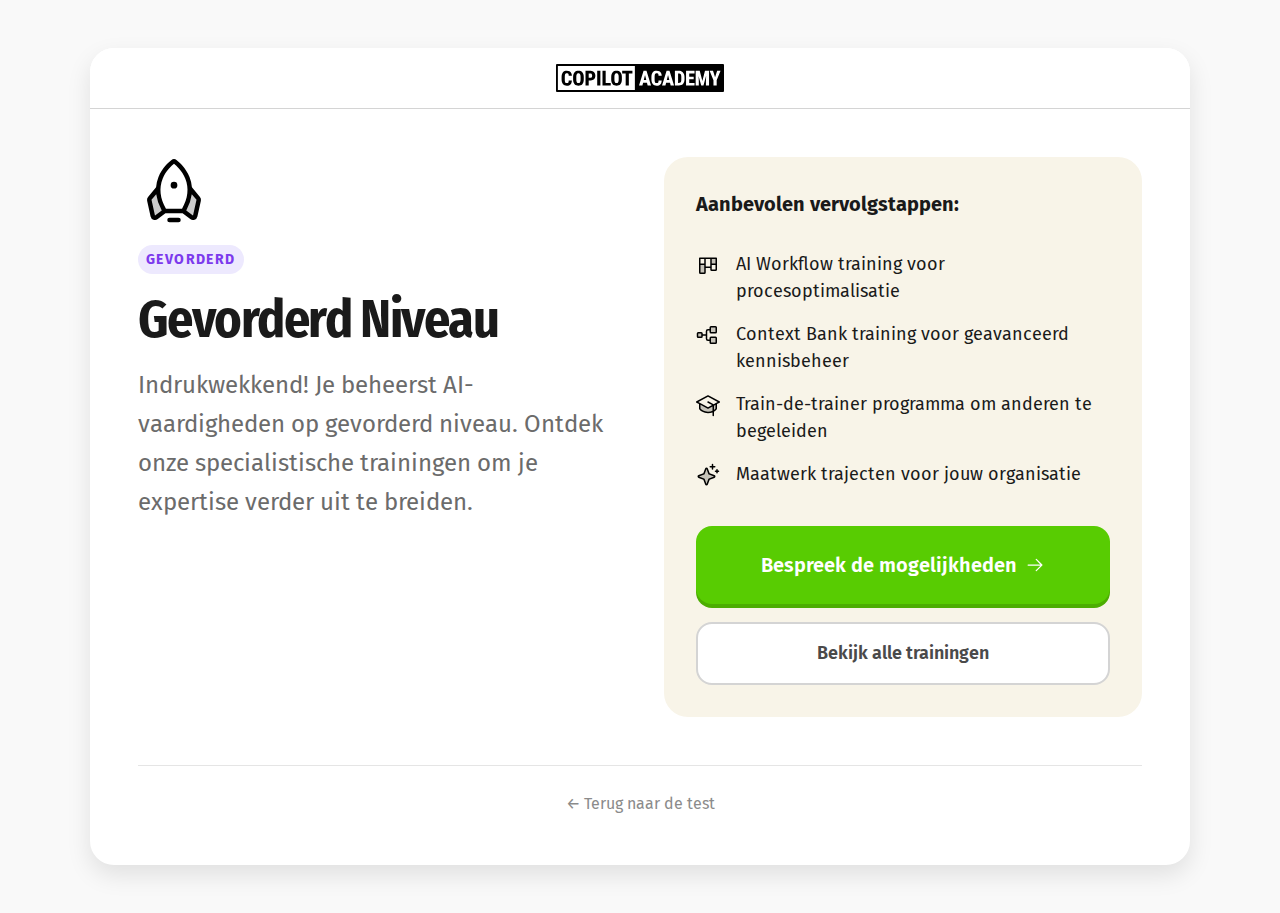
<file: gevorderd.html>
<!DOCTYPE html>
<html lang="nl">
<head>
    <meta charset="UTF-8">
    <meta name="viewport" content="width=device-width, initial-scale=1.0">
    <title>Gevorderd Niveau | Copilot Academy</title>
    <link rel="preconnect" href="https://fonts.googleapis.com">
    <link rel="preconnect" href="https://fonts.gstatic.com" crossorigin>
    <link href="https://fonts.googleapis.com/css2?family=Fira+Sans+Condensed:wght@600;700&family=Fira+Sans:wght@400;500;600;700&display=swap" rel="stylesheet">
    <link rel="stylesheet" href="css/style.css?v=6">
</head>
<body>
    <div class="app">
        <header class="header">
            <img src="assets/copilot-academy-logo.svg" alt="Copilot Academy" class="logo">
        </header>

        <main class="landing">
            <div class="landing-hero">
                <div class="landing-hero-icon">
                    <img src="assets/icons/rocket-duotone.svg" alt="">
                </div>
                <span class="landing-badge landing-badge--purple">Gevorderd</span>
                <h1 class="landing-title">Gevorderd Niveau</h1>
                <p class="landing-description">
                    Indrukwekkend! Je beheerst AI-vaardigheden op gevorderd niveau.
                    Ontdek onze specialistische trainingen om je expertise verder uit te breiden.
                </p>
            </div>

            <div class="landing-card">
                <h3>Aanbevolen vervolgstappen:</h3>
                <ul>
                    <li>
                        <img src="assets/icons/kanban-duotone.svg" class="bullet-icon" alt="">
                        <span>AI Workflow training voor procesoptimalisatie</span>
                    </li>
                    <li>
                        <img src="assets/icons/tree-structure-duotone.svg" class="bullet-icon" alt="">
                        <span>Context Bank training voor geavanceerd kennisbeheer</span>
                    </li>
                    <li>
                        <img src="assets/icons/graduation-cap-duotone.svg" class="bullet-icon" alt="">
                        <span>Train-de-trainer programma om anderen te begeleiden</span>
                    </li>
                    <li>
                        <img src="assets/icons/sparkle-duotone.svg" class="bullet-icon" alt="">
                        <span>Maatwerk trajecten voor jouw organisatie</span>
                    </li>
                </ul>
                <div class="landing-buttons">
                    <a href="https://copilot-academy.nl/contact" class="btn btn--success btn--large" target="_blank">
                        Bespreek de mogelijkheden
                        <svg class="btn-icon" viewBox="0 0 256 256" fill="currentColor">
                            <path d="M221.66 133.66l-72 72a8 8 0 0 1-11.32-11.32L196.69 136H40a8 8 0 0 1 0-16h156.69l-58.35-58.34a8 8 0 0 1 11.32-11.32l72 72a8 8 0 0 1 0 11.32z"/>
                        </svg>
                    </a>
                    <a href="https://copilot-academy.nl/training/" class="btn btn--secondary" target="_blank">
                        Bekijk alle trainingen
                    </a>
                </div>
            </div>

            <div class="landing-back">
                <a href="index.html">&larr; Terug naar de test</a>
            </div>
        </main>
    </div>
</body>
</html>
</file>
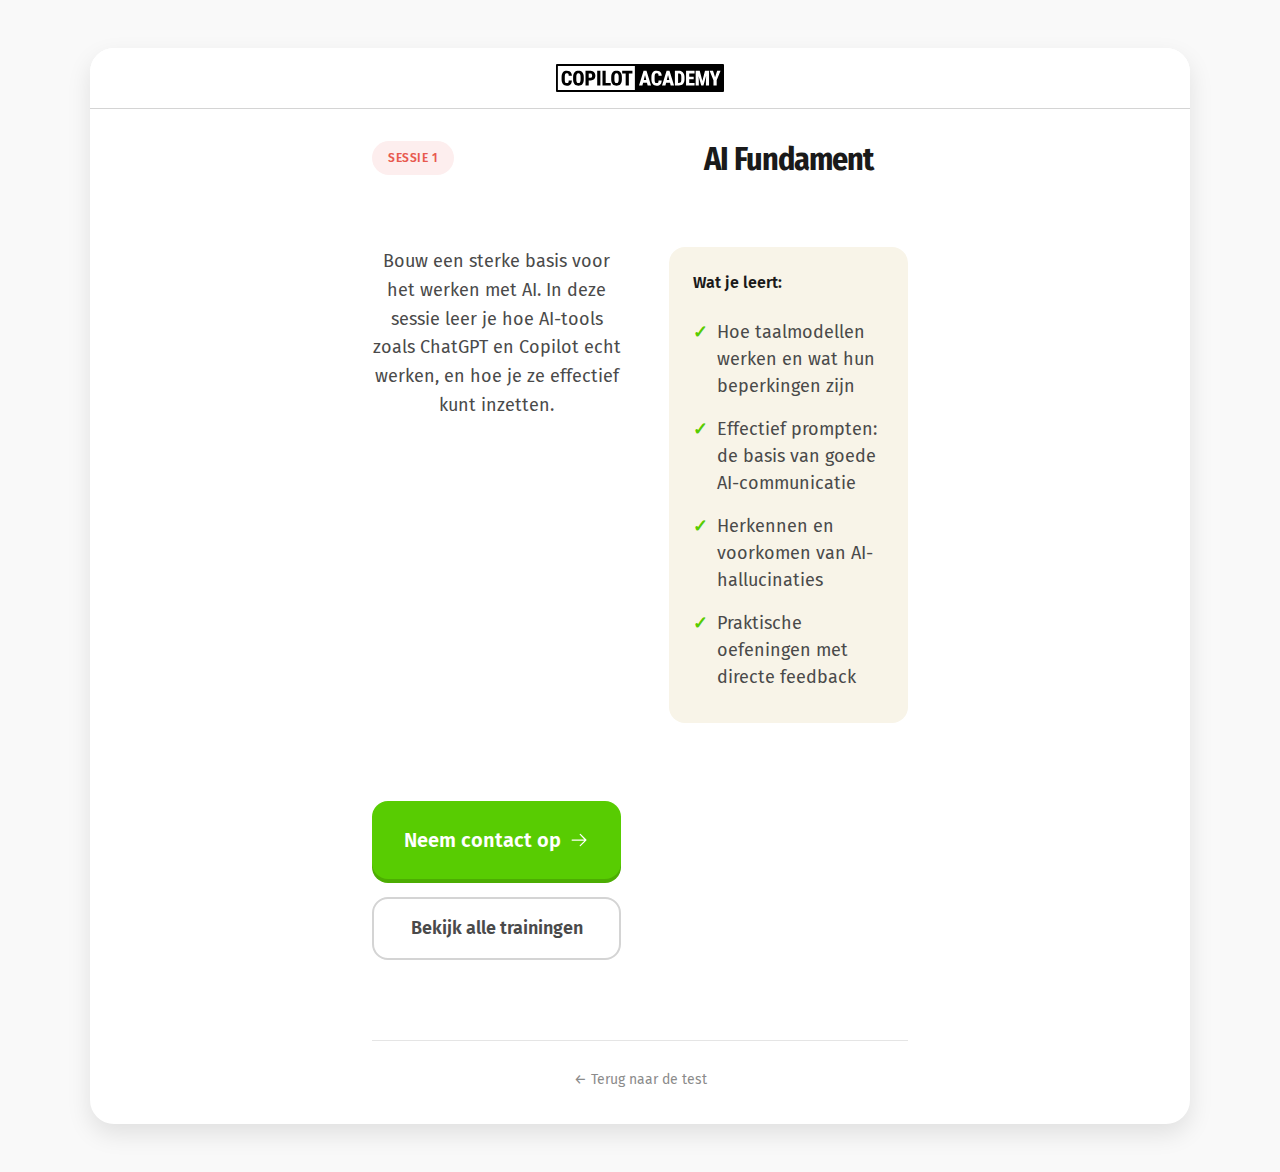
<file: sessie1.html>
<!DOCTYPE html>
<html lang="nl">
<head>
    <meta charset="UTF-8">
    <meta name="viewport" content="width=device-width, initial-scale=1.0">
    <title>AI Fundament Training | Copilot Academy</title>
    <link rel="preconnect" href="https://fonts.googleapis.com">
    <link rel="preconnect" href="https://fonts.gstatic.com" crossorigin>
    <link href="https://fonts.googleapis.com/css2?family=Fira+Sans+Condensed:wght@600;700&family=Fira+Sans:wght@400;500;600;700&display=swap" rel="stylesheet">
    <link rel="stylesheet" href="css/style.css">
    <style>
        .landing {
            max-width: 600px;
            margin: 0 auto;
            padding: var(--space-xl);
            text-align: center;
        }
        .landing-badge {
            display: inline-block;
            background-color: #FDEEEE;
            color: #E85A4F;
            font-size: 0.75rem;
            font-weight: 600;
            text-transform: uppercase;
            letter-spacing: 0.05em;
            padding: var(--space-sm) var(--space-md);
            border-radius: var(--radius-full);
            margin-bottom: var(--space-lg);
        }
        .landing-title {
            font-family: var(--font-condensed);
            font-size: 2rem;
            font-weight: 700;
            margin-bottom: var(--space-md);
        }
        .landing-description {
            font-size: 1.125rem;
            color: var(--color-gray-700);
            margin-bottom: var(--space-xl);
            line-height: 1.6;
        }
        .landing-list {
            text-align: left;
            background-color: var(--color-cream);
            padding: var(--space-lg);
            border-radius: var(--radius-lg);
            margin-bottom: var(--space-xl);
        }
        .landing-list h3 {
            font-size: 1rem;
            font-weight: 600;
            margin-bottom: var(--space-md);
        }
        .landing-list ul {
            list-style: none;
            padding: 0;
            margin: 0;
        }
        .landing-list li {
            padding: var(--space-sm) 0;
            padding-left: var(--space-lg);
            position: relative;
            color: var(--color-gray-700);
        }
        .landing-list li::before {
            content: "✓";
            position: absolute;
            left: 0;
            color: var(--color-success);
            font-weight: 700;
        }
        .landing-buttons {
            display: flex;
            flex-direction: column;
            gap: var(--space-md);
        }
        .landing-back {
            margin-top: var(--space-xl);
        }
        .landing-back a {
            color: var(--color-gray-500);
            text-decoration: none;
            font-size: 0.875rem;
        }
        .landing-back a:hover {
            color: var(--color-black);
        }
    </style>
</head>
<body>
    <div class="app">
        <header class="header">
            <img src="assets/copilot-academy-logo.svg" alt="Copilot Academy" class="logo">
        </header>

        <main class="landing">
            <span class="landing-badge">Sessie 1</span>
            <h1 class="landing-title">AI Fundament</h1>
            <p class="landing-description">
                Bouw een sterke basis voor het werken met AI. In deze sessie leer je hoe AI-tools
                zoals ChatGPT en Copilot echt werken, en hoe je ze effectief kunt inzetten.
            </p>

            <div class="landing-list">
                <h3>Wat je leert:</h3>
                <ul>
                    <li>Hoe taalmodellen werken en wat hun beperkingen zijn</li>
                    <li>Effectief prompten: de basis van goede AI-communicatie</li>
                    <li>Herkennen en voorkomen van AI-hallucinaties</li>
                    <li>Praktische oefeningen met directe feedback</li>
                </ul>
            </div>

            <div class="landing-buttons">
                <a href="https://copilot-academy.nl/contact" class="btn btn--success btn--large" target="_blank">
                    Neem contact op
                    <svg class="btn-icon" viewBox="0 0 256 256" fill="currentColor">
                        <path d="M221.66 133.66l-72 72a8 8 0 0 1-11.32-11.32L196.69 136H40a8 8 0 0 1 0-16h156.69l-58.35-58.34a8 8 0 0 1 11.32-11.32l72 72a8 8 0 0 1 0 11.32z"/>
                    </svg>
                </a>
                <a href="https://copilot-academy.nl" class="btn btn--secondary" target="_blank">
                    Bekijk alle trainingen
                </a>
            </div>

            <div class="landing-back">
                <a href="index.html">← Terug naar de test</a>
            </div>
        </main>
    </div>
</body>
</html>
</file>
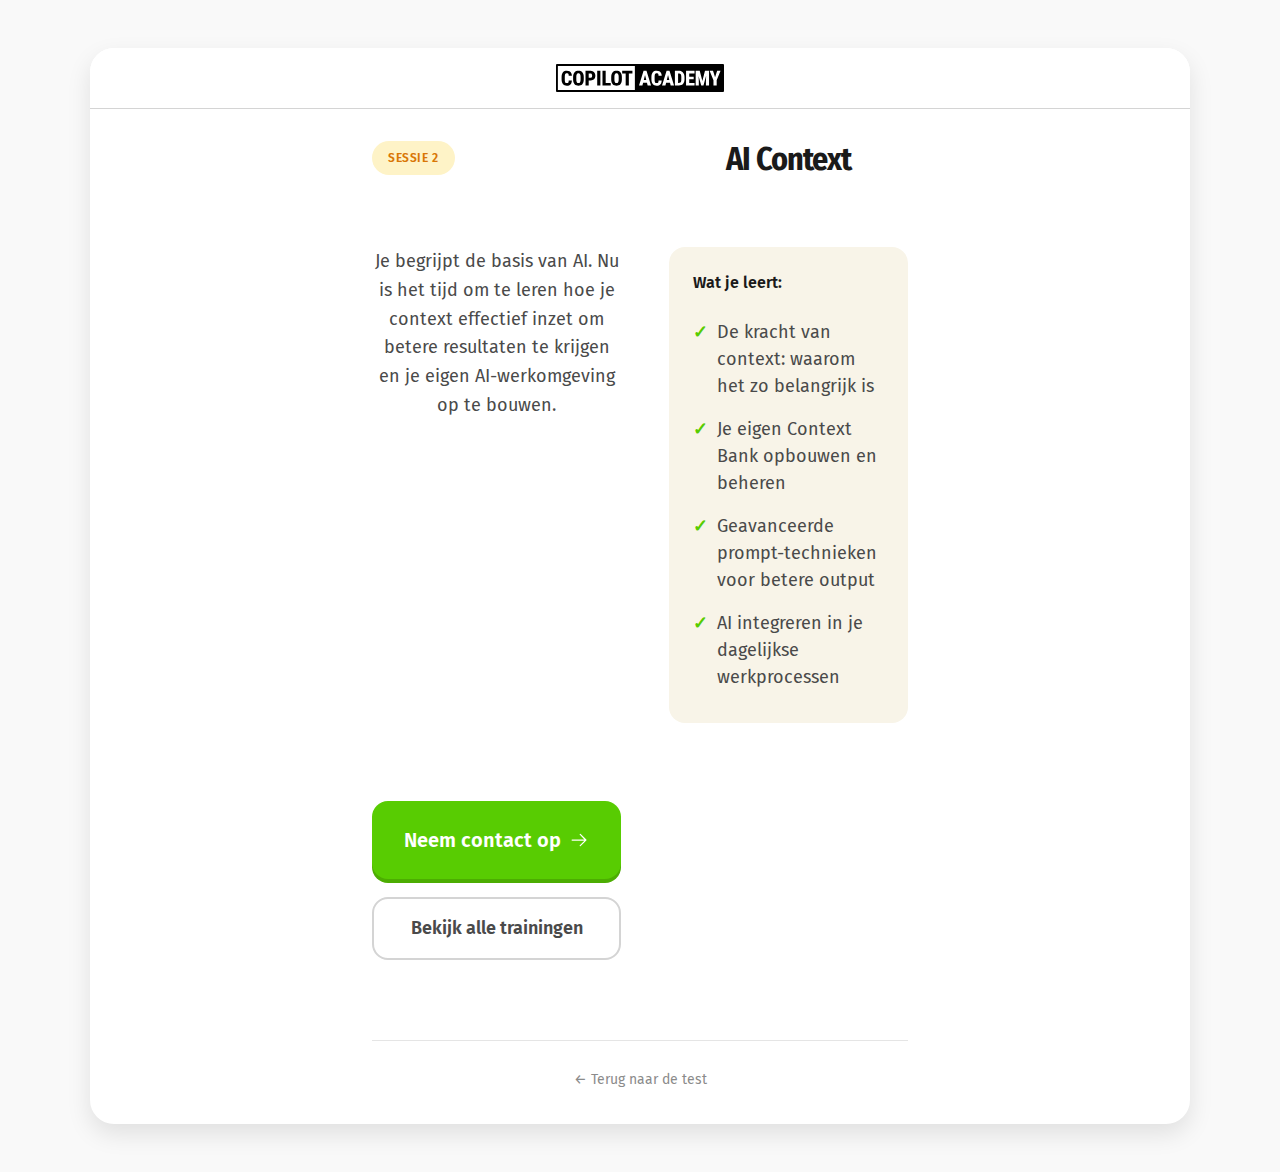
<file: sessie2.html>
<!DOCTYPE html>
<html lang="nl">
<head>
    <meta charset="UTF-8">
    <meta name="viewport" content="width=device-width, initial-scale=1.0">
    <title>AI Context Training | Copilot Academy</title>
    <link rel="preconnect" href="https://fonts.googleapis.com">
    <link rel="preconnect" href="https://fonts.gstatic.com" crossorigin>
    <link href="https://fonts.googleapis.com/css2?family=Fira+Sans+Condensed:wght@600;700&family=Fira+Sans:wght@400;500;600;700&display=swap" rel="stylesheet">
    <link rel="stylesheet" href="css/style.css">
    <style>
        .landing {
            max-width: 600px;
            margin: 0 auto;
            padding: var(--space-xl);
            text-align: center;
        }
        .landing-badge {
            display: inline-block;
            background-color: #FEF3C7;
            color: #D97706;
            font-size: 0.75rem;
            font-weight: 600;
            text-transform: uppercase;
            letter-spacing: 0.05em;
            padding: var(--space-sm) var(--space-md);
            border-radius: var(--radius-full);
            margin-bottom: var(--space-lg);
        }
        .landing-title {
            font-family: var(--font-condensed);
            font-size: 2rem;
            font-weight: 700;
            margin-bottom: var(--space-md);
        }
        .landing-description {
            font-size: 1.125rem;
            color: var(--color-gray-700);
            margin-bottom: var(--space-xl);
            line-height: 1.6;
        }
        .landing-list {
            text-align: left;
            background-color: var(--color-cream);
            padding: var(--space-lg);
            border-radius: var(--radius-lg);
            margin-bottom: var(--space-xl);
        }
        .landing-list h3 {
            font-size: 1rem;
            font-weight: 600;
            margin-bottom: var(--space-md);
        }
        .landing-list ul {
            list-style: none;
            padding: 0;
            margin: 0;
        }
        .landing-list li {
            padding: var(--space-sm) 0;
            padding-left: var(--space-lg);
            position: relative;
            color: var(--color-gray-700);
        }
        .landing-list li::before {
            content: "✓";
            position: absolute;
            left: 0;
            color: var(--color-success);
            font-weight: 700;
        }
        .landing-buttons {
            display: flex;
            flex-direction: column;
            gap: var(--space-md);
        }
        .landing-back {
            margin-top: var(--space-xl);
        }
        .landing-back a {
            color: var(--color-gray-500);
            text-decoration: none;
            font-size: 0.875rem;
        }
        .landing-back a:hover {
            color: var(--color-black);
        }
    </style>
</head>
<body>
    <div class="app">
        <header class="header">
            <img src="assets/copilot-academy-logo.svg" alt="Copilot Academy" class="logo">
        </header>

        <main class="landing">
            <span class="landing-badge">Sessie 2</span>
            <h1 class="landing-title">AI Context</h1>
            <p class="landing-description">
                Je begrijpt de basis van AI. Nu is het tijd om te leren hoe je context effectief
                inzet om betere resultaten te krijgen en je eigen AI-werkomgeving op te bouwen.
            </p>

            <div class="landing-list">
                <h3>Wat je leert:</h3>
                <ul>
                    <li>De kracht van context: waarom het zo belangrijk is</li>
                    <li>Je eigen Context Bank opbouwen en beheren</li>
                    <li>Geavanceerde prompt-technieken voor betere output</li>
                    <li>AI integreren in je dagelijkse werkprocessen</li>
                </ul>
            </div>

            <div class="landing-buttons">
                <a href="https://copilot-academy.nl/contact" class="btn btn--success btn--large" target="_blank">
                    Neem contact op
                    <svg class="btn-icon" viewBox="0 0 256 256" fill="currentColor">
                        <path d="M221.66 133.66l-72 72a8 8 0 0 1-11.32-11.32L196.69 136H40a8 8 0 0 1 0-16h156.69l-58.35-58.34a8 8 0 0 1 11.32-11.32l72 72a8 8 0 0 1 0 11.32z"/>
                    </svg>
                </a>
                <a href="https://copilot-academy.nl" class="btn btn--secondary" target="_blank">
                    Bekijk alle trainingen
                </a>
            </div>

            <div class="landing-back">
                <a href="index.html">← Terug naar de test</a>
            </div>
        </main>
    </div>
</body>
</html>
</file>
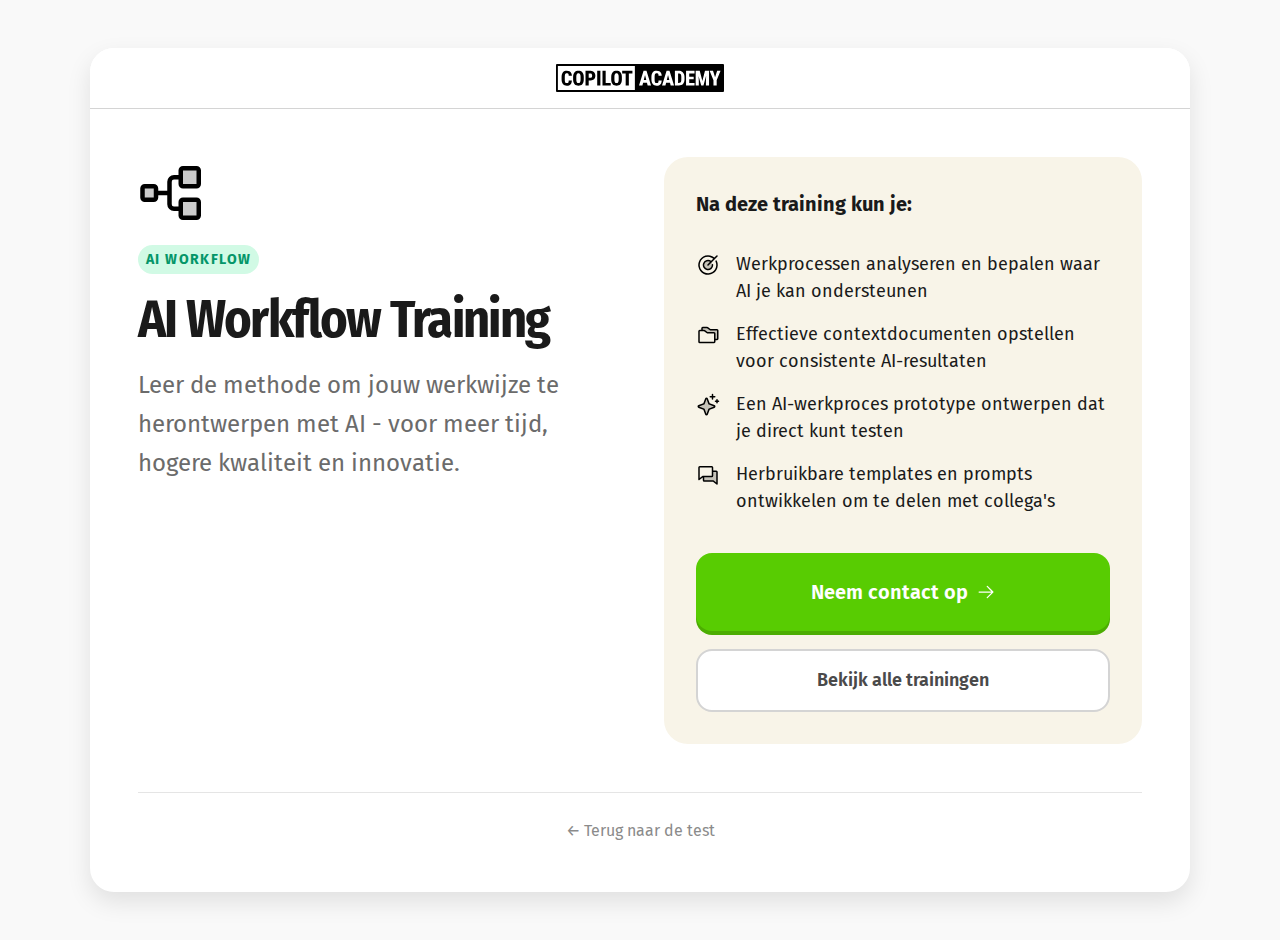
<file: workflow.html>
<!DOCTYPE html>
<html lang="nl">
<head>
    <meta charset="UTF-8">
    <meta name="viewport" content="width=device-width, initial-scale=1.0">
    <title>AI Workflow Training | Copilot Academy</title>
    <link rel="preconnect" href="https://fonts.googleapis.com">
    <link rel="preconnect" href="https://fonts.gstatic.com" crossorigin>
    <link href="https://fonts.googleapis.com/css2?family=Fira+Sans+Condensed:wght@600;700&family=Fira+Sans:wght@400;500;600;700&display=swap" rel="stylesheet">
    <link rel="stylesheet" href="css/style.css?v=10">
</head>
<body>
    <div class="app">
        <header class="header">
            <img src="assets/copilot-academy-logo.svg" alt="Copilot Academy" class="logo">
        </header>

        <main class="landing">
            <div class="landing-hero">
                <div class="landing-hero-icon">
                    <img src="assets/icons/tree-structure-duotone.svg" alt="">
                </div>
                <span class="landing-badge landing-badge--green">AI Workflow</span>
                <h1 class="landing-title">AI Workflow Training</h1>
                <p class="landing-description">
                    Leer de methode om jouw werkwijze te herontwerpen met AI - voor meer tijd, hogere kwaliteit en innovatie.
                </p>
            </div>

            <div class="landing-card">
                <h3>Na deze training kun je:</h3>
                <ul>
                    <li>
                        <img src="assets/icons/target-duotone.svg" class="bullet-icon" alt="">
                        <span>Werkprocessen analyseren en bepalen waar AI je kan ondersteunen</span>
                    </li>
                    <li>
                        <img src="assets/icons/folders-duotone.svg" class="bullet-icon" alt="">
                        <span>Effectieve contextdocumenten opstellen voor consistente AI-resultaten</span>
                    </li>
                    <li>
                        <img src="assets/icons/sparkle-duotone.svg" class="bullet-icon" alt="">
                        <span>Een AI-werkproces prototype ontwerpen dat je direct kunt testen</span>
                    </li>
                    <li>
                        <img src="assets/icons/chats-duotone.svg" class="bullet-icon" alt="">
                        <span>Herbruikbare templates en prompts ontwikkelen om te delen met collega's</span>
                    </li>
                </ul>
                <div class="landing-buttons">
                    <a href="https://copilot-academy.nl/contact" class="btn btn--success btn--large" target="_blank">
                        Neem contact op
                        <svg class="btn-icon" viewBox="0 0 256 256" fill="currentColor">
                            <path d="M221.66 133.66l-72 72a8 8 0 0 1-11.32-11.32L196.69 136H40a8 8 0 0 1 0-16h156.69l-58.35-58.34a8 8 0 0 1 11.32-11.32l72 72a8 8 0 0 1 0 11.32z"/>
                        </svg>
                    </a>
                    <a href="https://copilot-academy.nl/training/" class="btn btn--secondary" target="_blank">
                        Bekijk alle trainingen
                    </a>
                </div>
            </div>

            <div class="landing-back">
                <a href="index.html">&larr; Terug naar de test</a>
            </div>
        </main>
    </div>
</body>
</html>
</file>
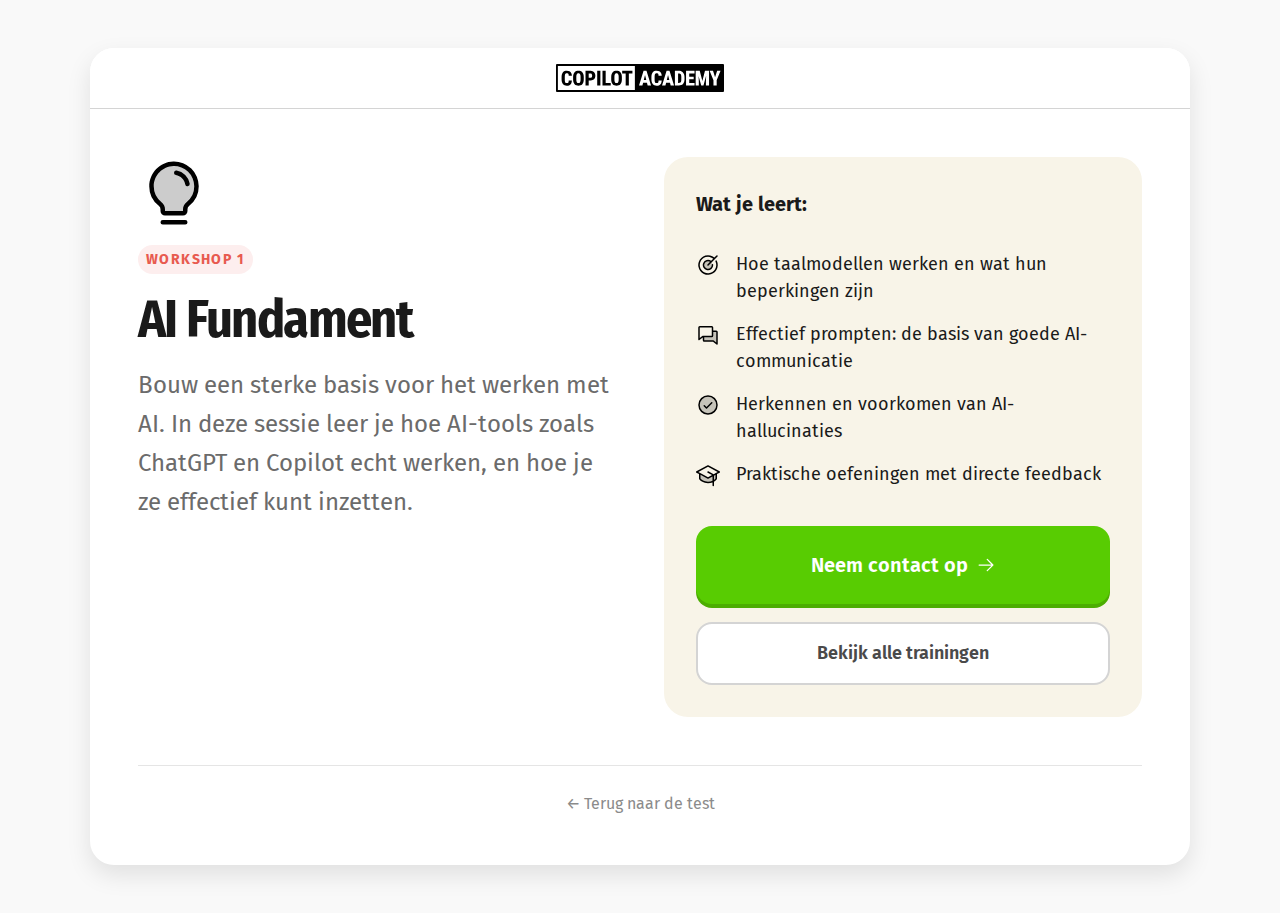
<file: workshop1.html>
<!DOCTYPE html>
<html lang="nl">
<head>
    <meta charset="UTF-8">
    <meta name="viewport" content="width=device-width, initial-scale=1.0">
    <title>AI Fundament Training | Copilot Academy</title>
    <link rel="preconnect" href="https://fonts.googleapis.com">
    <link rel="preconnect" href="https://fonts.gstatic.com" crossorigin>
    <link href="https://fonts.googleapis.com/css2?family=Fira+Sans+Condensed:wght@600;700&family=Fira+Sans:wght@400;500;600;700&display=swap" rel="stylesheet">
    <link rel="stylesheet" href="css/style.css?v=6">
</head>
<body>
    <div class="app">
        <header class="header">
            <img src="assets/copilot-academy-logo.svg" alt="Copilot Academy" class="logo">
        </header>

        <main class="landing">
            <div class="landing-hero">
                <div class="landing-hero-icon">
                    <img src="assets/icons/lightbulb-duotone.svg" alt="">
                </div>
                <span class="landing-badge">Workshop 1</span>
                <h1 class="landing-title">AI Fundament</h1>
                <p class="landing-description">
                    Bouw een sterke basis voor het werken met AI. In deze sessie leer je hoe AI-tools
                    zoals ChatGPT en Copilot echt werken, en hoe je ze effectief kunt inzetten.
                </p>
            </div>

            <div class="landing-card">
                <h3>Wat je leert:</h3>
                <ul>
                    <li>
                        <img src="assets/icons/target-duotone.svg" class="bullet-icon" alt="">
                        <span>Hoe taalmodellen werken en wat hun beperkingen zijn</span>
                    </li>
                    <li>
                        <img src="assets/icons/chats-duotone.svg" class="bullet-icon" alt="">
                        <span>Effectief prompten: de basis van goede AI-communicatie</span>
                    </li>
                    <li>
                        <img src="assets/icons/check-circle-duotone.svg" class="bullet-icon" alt="">
                        <span>Herkennen en voorkomen van AI-hallucinaties</span>
                    </li>
                    <li>
                        <img src="assets/icons/graduation-cap-duotone.svg" class="bullet-icon" alt="">
                        <span>Praktische oefeningen met directe feedback</span>
                    </li>
                </ul>
                <div class="landing-buttons">
                    <a href="https://copilot-academy.nl/contact" class="btn btn--success btn--large" target="_blank">
                        Neem contact op
                        <svg class="btn-icon" viewBox="0 0 256 256" fill="currentColor">
                            <path d="M221.66 133.66l-72 72a8 8 0 0 1-11.32-11.32L196.69 136H40a8 8 0 0 1 0-16h156.69l-58.35-58.34a8 8 0 0 1 11.32-11.32l72 72a8 8 0 0 1 0 11.32z"/>
                        </svg>
                    </a>
                    <a href="https://copilot-academy.nl/training/" class="btn btn--secondary" target="_blank">
                        Bekijk alle trainingen
                    </a>
                </div>
            </div>

            <div class="landing-back">
                <a href="index.html">&larr; Terug naar de test</a>
            </div>
        </main>
    </div>
</body>
</html>
</file>
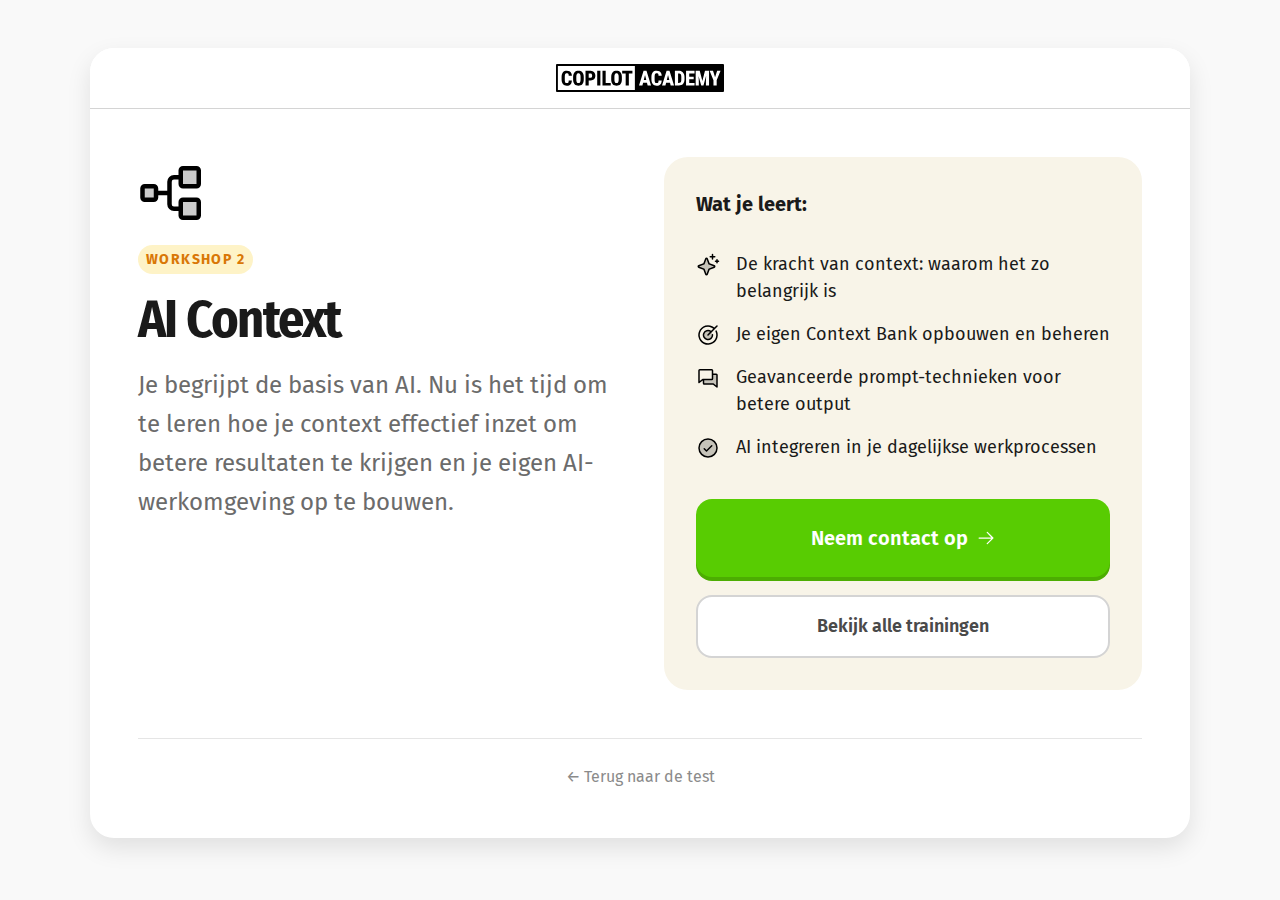
<file: workshop2.html>
<!DOCTYPE html>
<html lang="nl">
<head>
    <meta charset="UTF-8">
    <meta name="viewport" content="width=device-width, initial-scale=1.0">
    <title>AI Context Training | Copilot Academy</title>
    <link rel="preconnect" href="https://fonts.googleapis.com">
    <link rel="preconnect" href="https://fonts.gstatic.com" crossorigin>
    <link href="https://fonts.googleapis.com/css2?family=Fira+Sans+Condensed:wght@600;700&family=Fira+Sans:wght@400;500;600;700&display=swap" rel="stylesheet">
    <link rel="stylesheet" href="css/style.css?v=6">
</head>
<body>
    <div class="app">
        <header class="header">
            <img src="assets/copilot-academy-logo.svg" alt="Copilot Academy" class="logo">
        </header>

        <main class="landing">
            <div class="landing-hero">
                <div class="landing-hero-icon">
                    <img src="assets/icons/tree-structure-duotone.svg" alt="">
                </div>
                <span class="landing-badge landing-badge--orange">Workshop 2</span>
                <h1 class="landing-title">AI Context</h1>
                <p class="landing-description">
                    Je begrijpt de basis van AI. Nu is het tijd om te leren hoe je context effectief
                    inzet om betere resultaten te krijgen en je eigen AI-werkomgeving op te bouwen.
                </p>
            </div>

            <div class="landing-card">
                <h3>Wat je leert:</h3>
                <ul>
                    <li>
                        <img src="assets/icons/sparkle-duotone.svg" class="bullet-icon" alt="">
                        <span>De kracht van context: waarom het zo belangrijk is</span>
                    </li>
                    <li>
                        <img src="assets/icons/target-duotone.svg" class="bullet-icon" alt="">
                        <span>Je eigen Context Bank opbouwen en beheren</span>
                    </li>
                    <li>
                        <img src="assets/icons/chats-duotone.svg" class="bullet-icon" alt="">
                        <span>Geavanceerde prompt-technieken voor betere output</span>
                    </li>
                    <li>
                        <img src="assets/icons/check-circle-duotone.svg" class="bullet-icon" alt="">
                        <span>AI integreren in je dagelijkse werkprocessen</span>
                    </li>
                </ul>
                <div class="landing-buttons">
                    <a href="https://copilot-academy.nl/contact" class="btn btn--success btn--large" target="_blank">
                        Neem contact op
                        <svg class="btn-icon" viewBox="0 0 256 256" fill="currentColor">
                            <path d="M221.66 133.66l-72 72a8 8 0 0 1-11.32-11.32L196.69 136H40a8 8 0 0 1 0-16h156.69l-58.35-58.34a8 8 0 0 1 11.32-11.32l72 72a8 8 0 0 1 0 11.32z"/>
                        </svg>
                    </a>
                    <a href="https://copilot-academy.nl/training/" class="btn btn--secondary" target="_blank">
                        Bekijk alle trainingen
                    </a>
                </div>
            </div>

            <div class="landing-back">
                <a href="index.html">&larr; Terug naar de test</a>
            </div>
        </main>
    </div>
</body>
</html>
</file>
<file: css/style.css>
/* ==========================================================================
   Copilot Academy - AI Kennistest
   Duolingo-inspired, mobile-first design
   ========================================================================== */

/* --------------------------------------------------------------------------
   CSS Custom Properties (Design Tokens)
   -------------------------------------------------------------------------- */
:root {
    /* Colors - Primary (unchanged) */
    --color-primary: #F7C52D;
    --color-primary-dark: #E5B526;
    --color-primary-light: rgba(247, 197, 45, 0.12);
    --color-accent: #E85A4F;
    --color-success: #58CC02;
    --color-success-dark: #4CAD02;

    /* Colors - Gray Scale (expanded) */
    --color-black: #1A1A1A;
    --color-gray-950: #0F0F0F;
    --color-gray-900: #2D2D2D;
    --color-gray-800: #3C3C3C;
    --color-gray-700: #4A4A4A;
    --color-gray-600: #6B6B6B;
    --color-gray-500: #8B8B8B;
    --color-gray-400: #AFAFAF;
    --color-gray-300: #D4D4D4;
    --color-gray-200: #E5E5E5;
    --color-gray-100: #F5F5F5;
    --color-gray-50: #FAFAFA;

    /* Colors - Backgrounds */
    --color-cream: #F8F4E8;
    --color-cream-dark: #EDE8D6;
    --color-background: #F9F9F9;
    --color-white: #FFFFFF;

    /* Typography - Font Families */
    --font-primary: 'Fira Sans', -apple-system, BlinkMacSystemFont, sans-serif;
    --font-condensed: 'Fira Sans Condensed', 'Fira Sans', sans-serif;

    /* Typography - Fluid Scale (mobile min → desktop max) */
    --text-xs: clamp(0.75rem, 0.7rem + 0.25vw, 0.875rem);       /* 12px → 14px */
    --text-sm: clamp(0.875rem, 0.8rem + 0.35vw, 1rem);          /* 14px → 16px */
    --text-base: clamp(1rem, 0.9rem + 0.5vw, 1.125rem);         /* 16px → 18px */
    --text-lg: clamp(1.125rem, 1rem + 0.625vw, 1.25rem);        /* 18px → 20px */
    --text-xl: clamp(1.25rem, 1.1rem + 0.75vw, 1.5rem);         /* 20px → 24px */
    --text-2xl: clamp(1.5rem, 1.25rem + 1.25vw, 2rem);          /* 24px → 32px */
    --text-3xl: clamp(1.875rem, 1.5rem + 1.875vw, 2.5rem);      /* 30px → 40px */
    --text-4xl: clamp(2.25rem, 1.75rem + 2.5vw, 3.25rem);       /* 36px → 52px */
    --text-5xl: clamp(3rem, 2.25rem + 3.75vw, 4.5rem);          /* 48px → 72px */

    /* Typography - Letter Spacing */
    --tracking-tighter: -0.03em;
    --tracking-tight: -0.015em;
    --tracking-normal: 0;
    --tracking-wide: 0.025em;
    --tracking-widest: 0.1em;

    /* Typography - Line Height */
    --leading-tight: 1.15;
    --leading-snug: 1.25;
    --leading-normal: 1.5;
    --leading-relaxed: 1.625;
    --leading-loose: 1.75;

    /* Spacing - Enhanced Scale */
    --space-0: 0;
    --space-1: 4px;
    --space-2: 8px;
    --space-3: 12px;
    --space-4: 16px;
    --space-5: 20px;
    --space-6: 24px;
    --space-8: 32px;
    --space-10: 40px;
    --space-12: 48px;
    --space-16: 64px;
    --space-20: 80px;

    /* Spacing - Legacy aliases */
    --space-xs: var(--space-1);
    --space-sm: var(--space-2);
    --space-md: var(--space-4);
    --space-lg: var(--space-6);
    --space-xl: var(--space-8);
    --space-2xl: var(--space-12);
    --space-3xl: var(--space-16);

    /* Border Radius */
    --radius-sm: 8px;
    --radius-md: 12px;
    --radius-lg: 16px;
    --radius-xl: 24px;
    --radius-full: 9999px;

    /* Shadows */
    --shadow-sm: 0 1px 2px rgba(0, 0, 0, 0.05);
    --shadow-md: 0 4px 6px rgba(0, 0, 0, 0.07);
    --shadow-lg: 0 10px 25px rgba(0, 0, 0, 0.1);
    --shadow-button: 0 4px 0 var(--color-primary-dark);
    --shadow-button-success: 0 4px 0 var(--color-success-dark);

    /* Transitions */
    --transition-fast: 150ms ease;
    --transition-normal: 250ms ease;
}

/* --------------------------------------------------------------------------
   Reset & Base
   -------------------------------------------------------------------------- */
*, *::before, *::after {
    box-sizing: border-box;
    margin: 0;
    padding: 0;
}

html {
    font-size: 16px;
    -webkit-font-smoothing: antialiased;
    -moz-osx-font-smoothing: grayscale;
}

body {
    font-family: var(--font-primary);
    font-size: var(--text-base);
    line-height: var(--leading-normal);
    color: var(--color-black);
    background-color: var(--color-background);
    min-height: 100vh;
    min-height: 100dvh;
}

/* --------------------------------------------------------------------------
   App Container
   -------------------------------------------------------------------------- */
.app {
    display: flex;
    flex-direction: column;
    min-height: 100vh;
    min-height: 100dvh;
    max-width: 800px;
    margin: 0 auto;
    background-color: var(--color-white);
    box-shadow: var(--shadow-lg);
    overflow: hidden;
    border-radius: var(--radius-xl);
}

@media (min-width: 601px) {
    body {
        padding: var(--space-lg);
    }
    .app {
        border-radius: var(--radius-xl);
        min-height: auto;
        margin: var(--space-lg) auto;
    }
}

@media (min-width: 1024px) {
    .app {
        max-width: 900px;
    }
}

/* Landing pages get wider container */
.app:has(.landing) {
    max-width: 1100px;
}

/* --------------------------------------------------------------------------
   Header
   -------------------------------------------------------------------------- */
.header {
    display: flex;
    align-items: center;
    justify-content: center;
    padding: var(--space-md) var(--space-lg);
    background-color: var(--color-white);
    border-bottom: 1px solid var(--color-gray-300);
}

.logo {
    height: 28px;
    width: auto;
}

.header--hidden {
    display: none;
}

/* --------------------------------------------------------------------------
   Progress Bar
   -------------------------------------------------------------------------- */
.progress-container {
    display: none;
    align-items: center;
    gap: var(--space-md);
    padding: var(--space-md) var(--space-lg);
    background-color: var(--color-white);
}

.progress-container.visible {
    display: flex;
}

.progress-bar {
    flex: 1;
    height: 12px;
    background-color: var(--color-gray-300);
    border-radius: var(--radius-full);
    overflow: hidden;
}

.progress-fill {
    height: 100%;
    width: 0%;
    background-color: var(--color-primary);
    border-radius: var(--radius-full);
    transition: width var(--transition-normal);
}

.progress-text {
    font-size: var(--text-sm);
    font-weight: 600;
    color: var(--color-gray-600);
    min-width: 40px;
    text-align: right;
    font-variant-numeric: tabular-nums;
}

/* --------------------------------------------------------------------------
   Main Content
   -------------------------------------------------------------------------- */
.main-content {
    flex: 1;
    display: flex;
    flex-direction: column;
    overflow: hidden;
}

/* --------------------------------------------------------------------------
   Screen
   -------------------------------------------------------------------------- */
.screen {
    display: none;
    flex-direction: column;
    flex: 1;
    animation: fadeIn var(--transition-normal);
}

.screen--active {
    display: flex;
}

@keyframes fadeIn {
    from { opacity: 0; transform: translateY(10px); }
    to { opacity: 1; transform: translateY(0); }
}

.screen__content {
    flex: 1;
    padding: var(--space-6) var(--space-4);
    overflow-y: auto;
}

@media (min-width: 601px) {
    .screen__content {
        padding: var(--space-10) var(--space-8);
    }
}

@media (min-width: 1024px) {
    .screen__content {
        padding: var(--space-12) var(--space-10);
    }
}

.screen__content--centered {
    display: flex;
    flex-direction: column;
    align-items: center;
    justify-content: center;
    text-align: center;
}

.screen__footer {
    display: flex;
    gap: var(--space-md);
    padding: var(--space-lg);
    background-color: var(--color-white);
    border-top: 1px solid var(--color-gray-300);
}

.screen__footer--column {
    flex-direction: column;
}

/* --------------------------------------------------------------------------
   Welcome Screen
   -------------------------------------------------------------------------- */
.welcome-icon {
    margin-bottom: var(--space-6);
}

.welcome-title {
    font-family: var(--font-condensed);
    font-size: var(--text-4xl);
    font-weight: 700;
    letter-spacing: var(--tracking-tighter);
    line-height: var(--leading-tight);
    color: var(--color-black);
    margin-bottom: var(--space-3);
}

.welcome-subtitle {
    font-size: var(--text-xl);
    line-height: var(--leading-relaxed);
    color: var(--color-gray-600);
    margin-bottom: var(--space-8);
}

.welcome-info {
    display: flex;
    gap: var(--space-6);
    flex-wrap: wrap;
    justify-content: center;
}

.info-item {
    display: flex;
    align-items: center;
    gap: var(--space-2);
    font-size: var(--text-base);
    font-weight: 500;
    color: var(--color-gray-600);
}

.info-icon {
    width: 24px;
    height: 24px;
    color: var(--color-primary);
}

/* --------------------------------------------------------------------------
   Skills Interstitial Screen
   -------------------------------------------------------------------------- */
.skills-eyebrow {
    font-size: var(--text-sm);
    font-weight: 600;
    color: var(--color-gray-600);
    text-transform: uppercase;
    letter-spacing: var(--tracking-widest);
    margin-bottom: var(--space-2);
}

.skills-headline {
    font-family: var(--font-condensed);
    font-size: var(--text-2xl);
    font-weight: 700;
    letter-spacing: var(--tracking-tight);
    text-align: center;
    margin-bottom: var(--space-10);
    line-height: var(--leading-snug);
    color: var(--color-black);
}

.skills-grid {
    display: flex;
    flex-direction: column;
    gap: var(--space-8);
    width: 100%;
    max-width: 520px;
    padding: var(--space-8);
    border: 3px solid var(--color-primary);
    border-radius: var(--radius-xl);
    background-color: var(--color-white);
}

.skill-card {
    display: flex;
    align-items: flex-start;
    gap: var(--space-6);
}

.skill-text {
    flex: 1;
    text-align: left;
}

.skill-icon-wrapper {
    display: flex;
    align-items: center;
    justify-content: center;
    width: 56px;
    height: 56px;
    flex-shrink: 0;
    background-color: var(--color-primary);
    border-radius: 50%;
    color: var(--color-black);
}

.skill-icon-wrapper svg {
    width: 28px;
    height: 28px;
}

.skill-title {
    font-family: var(--font-condensed);
    font-size: var(--text-xl);
    font-weight: 700;
    letter-spacing: var(--tracking-tight);
    margin-bottom: var(--space-1);
    color: var(--color-black);
}

.skill-description {
    color: var(--color-gray-600);
    font-size: var(--text-base);
    line-height: var(--leading-relaxed);
    margin: 0;
}

@media (min-width: 601px) {
    .skills-grid {
        max-width: 580px;
        padding: var(--space-10);
    }

    .skill-icon-wrapper {
        width: 64px;
        height: 64px;
    }

    .skill-icon-wrapper svg {
        width: 32px;
        height: 32px;
    }
}

/* --------------------------------------------------------------------------
   Buttons
   -------------------------------------------------------------------------- */
.btn {
    display: inline-flex;
    align-items: center;
    justify-content: center;
    gap: var(--space-2);
    font-family: var(--font-primary);
    font-size: var(--text-base);
    font-weight: 600;
    padding: var(--space-4) var(--space-6);
    border: none;
    border-radius: var(--radius-lg);
    cursor: pointer;
    transition: all var(--transition-fast);
    text-decoration: none;
    white-space: nowrap;
}

.btn:disabled {
    opacity: 0.5;
    cursor: not-allowed;
}

.btn:focus-visible {
    outline: 3px solid var(--color-primary);
    outline-offset: 2px;
}

.btn--primary {
    flex: 1;
    background-color: var(--color-primary);
    color: var(--color-black);
    box-shadow: var(--shadow-button);
    transform: translateY(-2px);
}

.btn--primary:hover:not(:disabled) {
    background-color: var(--color-primary-dark);
}

.btn--primary:active:not(:disabled) {
    transform: translateY(2px);
    box-shadow: none;
}

.btn--success {
    flex: 1;
    background-color: var(--color-success);
    color: var(--color-white);
    box-shadow: var(--shadow-button-success);
    transform: translateY(-2px);
}

.btn--success:hover:not(:disabled) {
    background-color: var(--color-success-dark);
}

.btn--success:active:not(:disabled) {
    transform: translateY(2px);
    box-shadow: none;
}

.btn--secondary {
    background-color: var(--color-white);
    color: var(--color-gray-700);
    border: 2px solid var(--color-gray-300);
}

.btn--secondary:hover:not(:disabled) {
    background-color: var(--color-gray-100);
    border-color: var(--color-gray-500);
}

.btn--link {
    background: none;
    color: var(--color-gray-700);
    padding: var(--space-sm);
}

.btn--link:hover {
    color: var(--color-black);
}

.btn--large {
    padding: var(--space-6) var(--space-8);
    font-size: var(--text-lg);
}

.btn-icon {
    width: 20px;
    height: 20px;
}

.btn-icon--left {
    margin-right: var(--space-xs);
}

/* --------------------------------------------------------------------------
   Question Screen
   -------------------------------------------------------------------------- */
.question-category {
    display: inline-flex;
    align-items: center;
    gap: var(--space-2);
    font-size: var(--text-xs);
    font-weight: 700;
    text-transform: uppercase;
    letter-spacing: var(--tracking-widest);
    color: var(--color-primary-dark);
    background-color: var(--color-primary-light);
    padding: 6px 14px;
    border-radius: var(--radius-full);
    margin-bottom: var(--space-4);
}

.category-icon {
    display: flex;
    align-items: center;
    justify-content: center;
    width: 20px;
    height: 20px;
    color: var(--color-primary-dark);
}

.category-icon svg {
    width: 100%;
    height: 100%;
}

.question-text {
    font-family: var(--font-condensed);
    font-size: var(--text-3xl);
    font-weight: 700;
    letter-spacing: var(--tracking-tight);
    color: var(--color-black);
    margin-bottom: var(--space-8);
    line-height: var(--leading-snug);
}

/* --------------------------------------------------------------------------
   Answer Options
   -------------------------------------------------------------------------- */
.answers {
    display: flex;
    flex-direction: column;
    gap: var(--space-3);
}

.answer {
    display: flex;
    align-items: flex-start;
    gap: var(--space-4);
    padding: var(--space-4) var(--space-5);
    background-color: var(--color-white);
    border: 2px solid var(--color-gray-300);
    border-radius: var(--radius-lg);
    cursor: pointer;
    transition: all var(--transition-fast);
}

.answer:hover {
    border-color: var(--color-gray-400);
    background-color: var(--color-gray-50);
}

.answer--selected {
    border-color: var(--color-primary);
    background-color: var(--color-primary-light);
}

.answer--selected:hover {
    border-color: var(--color-primary);
    background-color: var(--color-primary-light);
}

.answer__letter {
    display: flex;
    align-items: center;
    justify-content: center;
    width: 36px;
    height: 36px;
    font-weight: 700;
    font-size: var(--text-sm);
    color: var(--color-gray-600);
    background-color: var(--color-gray-100);
    border: 2px solid var(--color-gray-300);
    border-radius: var(--radius-sm);
    flex-shrink: 0;
    transition: all var(--transition-fast);
}

.answer--selected .answer__letter {
    color: var(--color-black);
    background-color: var(--color-primary);
    border-color: var(--color-primary);
}

.answer__text {
    font-size: var(--text-lg);
    color: var(--color-black);
    line-height: var(--leading-normal);
    padding-top: 6px;
}

.answer:focus-visible {
    outline: 3px solid var(--color-primary);
    outline-offset: 2px;
}

/* --------------------------------------------------------------------------
   Enter Hint
   -------------------------------------------------------------------------- */
.enter-hint {
    opacity: 0;
    font-size: var(--text-sm);
    color: var(--color-gray-500);
    transition: opacity var(--transition-fast);
    display: flex;
    align-items: center;
}

.enter-hint.visible {
    opacity: 1;
}

/* --------------------------------------------------------------------------
   Prompt Exercise Screen
   -------------------------------------------------------------------------- */
.prompt-scenario {
    background-color: var(--color-cream);
    padding: var(--space-5) var(--space-6);
    border-radius: var(--radius-lg);
    margin-bottom: var(--space-6);
}

.scenario-label {
    font-size: var(--text-xs);
    font-weight: 600;
    text-transform: uppercase;
    letter-spacing: var(--tracking-widest);
    color: var(--color-gray-600);
    margin-bottom: var(--space-2);
}

.scenario-text {
    font-size: var(--text-base);
    color: var(--color-black);
    line-height: var(--leading-relaxed);
}

.prompt-hint {
    font-size: var(--text-sm);
    color: var(--color-gray-600);
    background-color: var(--color-primary-light);
    padding: var(--space-4);
    border-radius: var(--radius-md);
    margin-bottom: var(--space-6);
    border-left: 4px solid var(--color-primary);
}

.prompt-task {
    font-size: var(--text-lg);
    color: var(--color-black);
    margin-bottom: var(--space-6);
    line-height: var(--leading-relaxed);
}

.prompt-input-container {
    position: relative;
}

.prompt-input {
    width: 100%;
    font-family: var(--font-primary);
    font-size: var(--text-base);
    padding: var(--space-6);
    border: 2px solid var(--color-gray-300);
    border-radius: var(--radius-lg);
    resize: vertical;
    min-height: 160px;
    transition: border-color var(--transition-fast);
}

.prompt-input:focus {
    outline: none;
    border-color: var(--color-primary);
}

.prompt-input::placeholder {
    color: var(--color-gray-400);
}

.char-count {
    position: absolute;
    bottom: var(--space-2);
    right: var(--space-4);
    font-size: var(--text-xs);
    color: var(--color-gray-500);
}

/* --------------------------------------------------------------------------
   Loading Screen
   -------------------------------------------------------------------------- */
.loading-spinner {
    width: 64px;
    height: 64px;
    border: 6px solid var(--color-gray-300);
    border-top-color: var(--color-primary);
    border-radius: 50%;
    animation: spin 1s linear infinite;
    margin-bottom: var(--space-8);
}

@keyframes spin {
    to { transform: rotate(360deg); }
}

.loading-title {
    font-family: var(--font-condensed);
    font-size: var(--text-2xl);
    font-weight: 700;
    letter-spacing: var(--tracking-tight);
    color: var(--color-black);
    margin-bottom: var(--space-2);
}

.loading-text {
    font-size: var(--text-base);
    color: var(--color-gray-600);
}

/* --------------------------------------------------------------------------
   Results Screen
   -------------------------------------------------------------------------- */
.results-score {
    position: relative;
    width: 160px;
    height: 160px;
    margin-bottom: var(--space-8);
}

@media (min-width: 601px) {
    .results-score {
        width: 180px;
        height: 180px;
    }
}

.score-ring {
    width: 100%;
    height: 100%;
    transform: rotate(-90deg);
}

.score-ring__bg {
    fill: none;
    stroke: var(--color-gray-300);
    stroke-width: 12;
}

.score-ring__fill {
    fill: none;
    stroke: var(--color-primary);
    stroke-width: 12;
    stroke-linecap: round;
    stroke-dasharray: 339.292;
    stroke-dashoffset: 339.292;
    transition: stroke-dashoffset 1s ease-out;
}

.score-value {
    position: absolute;
    top: 50%;
    left: 50%;
    transform: translate(-50%, -60%);
    font-family: var(--font-condensed);
    font-size: var(--text-5xl);
    font-weight: 700;
    letter-spacing: var(--tracking-tighter);
    color: var(--color-black);
    text-shadow: 0 2px 4px rgba(0, 0, 0, 0.1);
}

.score-label {
    position: absolute;
    top: 50%;
    left: 50%;
    transform: translate(-50%, 70%);
    font-size: var(--text-xs);
    color: var(--color-gray-500);
}

/* --------------------------------------------------------------------------
   Results Recommendation
   -------------------------------------------------------------------------- */
.results-recommendation {
    width: 100%;
    text-align: center;
    margin-bottom: var(--space-8);
}

.recommendation-badge {
    display: inline-flex;
    align-items: center;
    gap: var(--space-2);
    font-size: var(--text-xs);
    font-weight: 700;
    text-transform: uppercase;
    letter-spacing: var(--tracking-widest);
    padding: var(--space-2) var(--space-4);
    border-radius: var(--radius-full);
    margin-bottom: var(--space-4);
}

.recommendation-badge--session1 {
    color: var(--color-accent);
    background-color: #FDEEEE;
}

.recommendation-badge--session2 {
    color: #D97706;
    background-color: #FEF3C7;
}

.recommendation-badge--workflow {
    color: #059669;
    background-color: #D1FAE5;
}

.recommendation-badge--advanced {
    color: #7C3AED;
    background-color: #EDE9FE;
}

.recommendation-title {
    font-family: var(--font-condensed);
    font-size: var(--text-2xl);
    font-weight: 700;
    letter-spacing: var(--tracking-tight);
    color: var(--color-black);
    margin-bottom: var(--space-3);
}

.recommendation-text {
    font-size: var(--text-base);
    color: var(--color-gray-600);
    line-height: var(--leading-relaxed);
    max-width: 600px;
    margin: 0 auto;
}

/* --------------------------------------------------------------------------
   Results Breakdown
   -------------------------------------------------------------------------- */
.results-breakdown {
    width: 100%;
    background-color: var(--color-gray-100);
    padding: var(--space-6) var(--space-5);
    border-radius: var(--radius-lg);
}

.breakdown-title {
    font-size: var(--text-sm);
    font-weight: 600;
    color: var(--color-gray-600);
    margin-bottom: var(--space-4);
}

.breakdown-items {
    display: flex;
    flex-direction: column;
    gap: var(--space-4);
}

.breakdown-item {
    display: flex;
    align-items: center;
    justify-content: space-between;
}

.breakdown-item__label {
    font-size: var(--text-sm);
    color: var(--color-black);
}

.breakdown-item__score {
    font-size: var(--text-sm);
    font-weight: 600;
    color: var(--color-black);
    font-variant-numeric: tabular-nums;
}

.breakdown-item__bar {
    flex: 1;
    height: 8px;
    background-color: var(--color-gray-300);
    border-radius: var(--radius-full);
    margin: 0 var(--space-4);
    overflow: hidden;
}

.breakdown-item__fill {
    height: 100%;
    background-color: var(--color-primary);
    border-radius: var(--radius-full);
    transition: width var(--transition-normal);
}

/* --------------------------------------------------------------------------
   Prompt Feedback Screen
   -------------------------------------------------------------------------- */
.feedback-title {
    font-family: var(--font-condensed);
    font-size: var(--text-2xl);
    font-weight: 700;
    letter-spacing: var(--tracking-tight);
    color: var(--color-black);
    margin-bottom: var(--space-2);
}

.feedback-intro {
    font-size: var(--text-base);
    color: var(--color-gray-600);
    margin-bottom: var(--space-8);
}

.feedback-criteria {
    display: flex;
    flex-direction: column;
    gap: var(--space-4);
}

.feedback-item {
    background: var(--color-cream);
    padding: var(--space-4);
    border-radius: var(--radius-md);
    border-left: 4px solid var(--color-gray-300);
}

.feedback-item--green {
    border-left-color: var(--color-success);
}

.feedback-item--yellow {
    border-left-color: var(--color-primary);
}

.feedback-item--red {
    border-left-color: var(--color-accent);
}

.feedback-header {
    display: flex;
    justify-content: space-between;
    align-items: center;
    margin-bottom: var(--space-1);
}

.feedback-label {
    font-size: var(--text-base);
    font-weight: 600;
    color: var(--color-black);
}

.feedback-score {
    font-size: var(--text-xs);
    font-weight: 600;
    padding: var(--space-1) var(--space-2);
    border-radius: var(--radius-full);
}

.feedback-item--green .feedback-score {
    color: var(--color-success-dark);
    background-color: #D1FAE5;
}

.feedback-item--yellow .feedback-score {
    color: var(--color-primary-dark);
    background-color: var(--color-primary-light);
}

.feedback-item--red .feedback-score {
    color: var(--color-accent);
    background-color: #FDEEEE;
}

.feedback-description {
    font-size: var(--text-xs);
    color: var(--color-gray-500);
    margin: 0 0 var(--space-1) 0;
}

.feedback-text {
    font-size: var(--text-sm);
    color: var(--color-gray-600);
    margin: 0;
    line-height: var(--leading-relaxed);
}

/* --------------------------------------------------------------------------
   Landing Pages - Two Column Layout
   -------------------------------------------------------------------------- */
.landing {
    display: grid;
    grid-template-columns: 1fr 1fr;
    gap: var(--space-12);
    max-width: 1100px;
    margin: 0 auto;
    padding: var(--space-12);
    align-items: start;
}

.landing-hero {
    display: flex;
    flex-direction: column;
    gap: var(--space-4);
}

.landing-hero-icon {
    width: 72px;
    height: 72px;
}

.landing-hero-icon img {
    width: 100%;
    height: 100%;
}

.landing-badge {
    display: inline-block;
    width: fit-content;
    background-color: #FDEEEE;
    color: #E85A4F;
    font-size: var(--text-xs);
    font-weight: 700;
    text-transform: uppercase;
    letter-spacing: var(--tracking-widest);
    padding: var(--space-1) var(--space-2);
    border-radius: var(--radius-full);
}

.landing-badge--orange {
    background-color: #FEF3C7;
    color: #D97706;
}

.landing-badge--green {
    background-color: #D1FAE5;
    color: #059669;
}

.landing-badge--purple {
    background-color: #EDE9FE;
    color: #7C3AED;
}

.landing-title {
    font-family: var(--font-condensed);
    font-size: var(--text-4xl);
    font-weight: 700;
    letter-spacing: var(--tracking-tighter);
    line-height: var(--leading-tight);
    color: var(--color-black);
}

.landing-description {
    font-size: var(--text-xl);
    color: var(--color-gray-600);
    line-height: var(--leading-relaxed);
    margin: 0;
}

.landing-card {
    background-color: var(--color-cream);
    padding: var(--space-8);
    border-radius: var(--radius-xl);
}

.landing-card h3 {
    font-size: var(--text-lg);
    font-weight: 700;
    margin-bottom: var(--space-6);
    color: var(--color-black);
}

.landing-card ul {
    list-style: none;
    padding: 0;
    margin: 0 0 var(--space-8) 0;
}

.landing-card li {
    padding: var(--space-2) 0;
    display: flex;
    align-items: flex-start;
    gap: var(--space-4);
    font-size: var(--text-base);
    color: var(--color-black);
}

.landing-card .bullet-icon {
    width: 24px;
    height: 24px;
    flex-shrink: 0;
    margin-top: 2px;
}

.landing-buttons {
    display: flex;
    flex-direction: column;
    gap: var(--space-4);
}

.landing-back {
    grid-column: 1 / -1;
    text-align: center;
    padding-top: var(--space-6);
    border-top: 1px solid var(--color-gray-200);
}

.landing-back a {
    color: var(--color-gray-500);
    text-decoration: none;
    font-size: var(--text-sm);
}

.landing-back a:hover {
    color: var(--color-black);
}

/* Mobile: Stack columns */
@media (max-width: 768px) {
    .landing {
        grid-template-columns: 1fr;
        padding: var(--space-8);
    }
}

/* --------------------------------------------------------------------------
   Utilities
   -------------------------------------------------------------------------- */
.hidden {
    display: none !important;
}

/* --------------------------------------------------------------------------
   Print / Export Styles
   -------------------------------------------------------------------------- */
@media print {
    body {
        background: white;
    }
    .app {
        box-shadow: none;
    }
    .screen__footer {
        display: none;
    }
}
</file>
